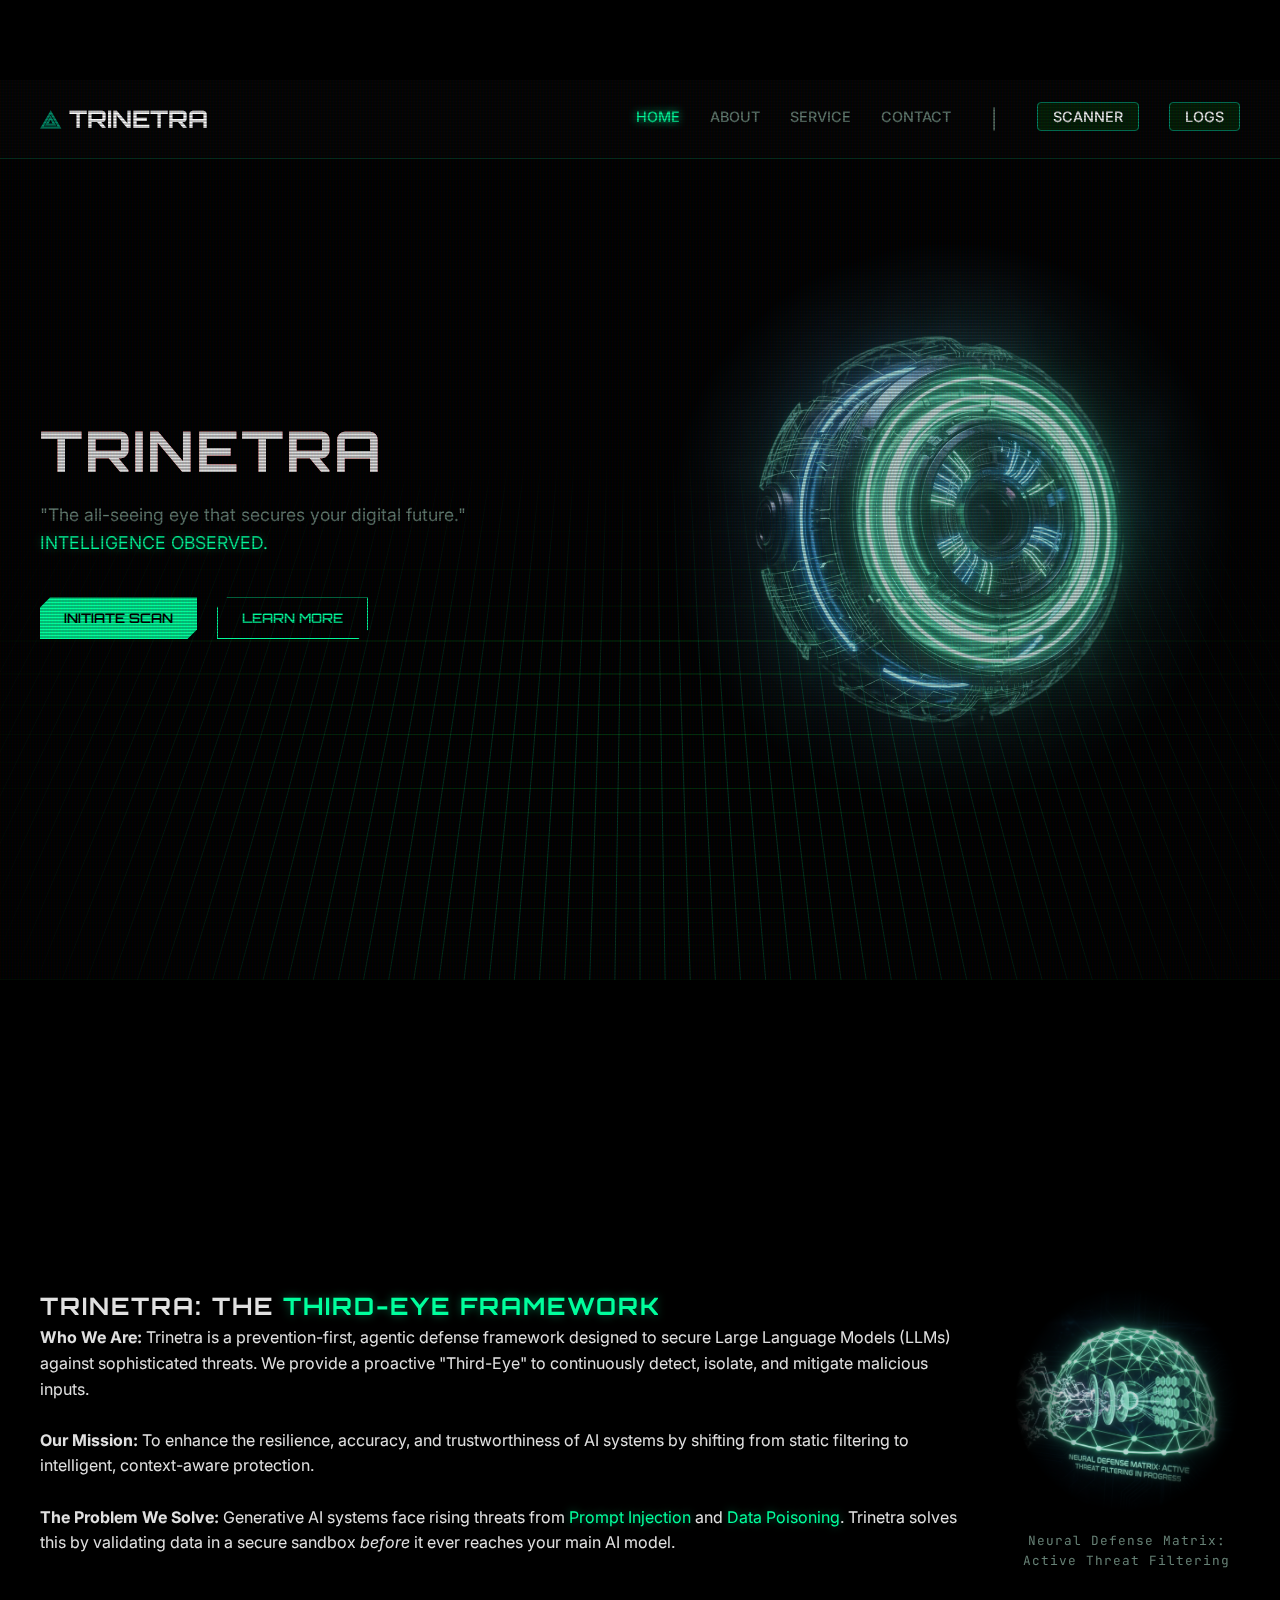
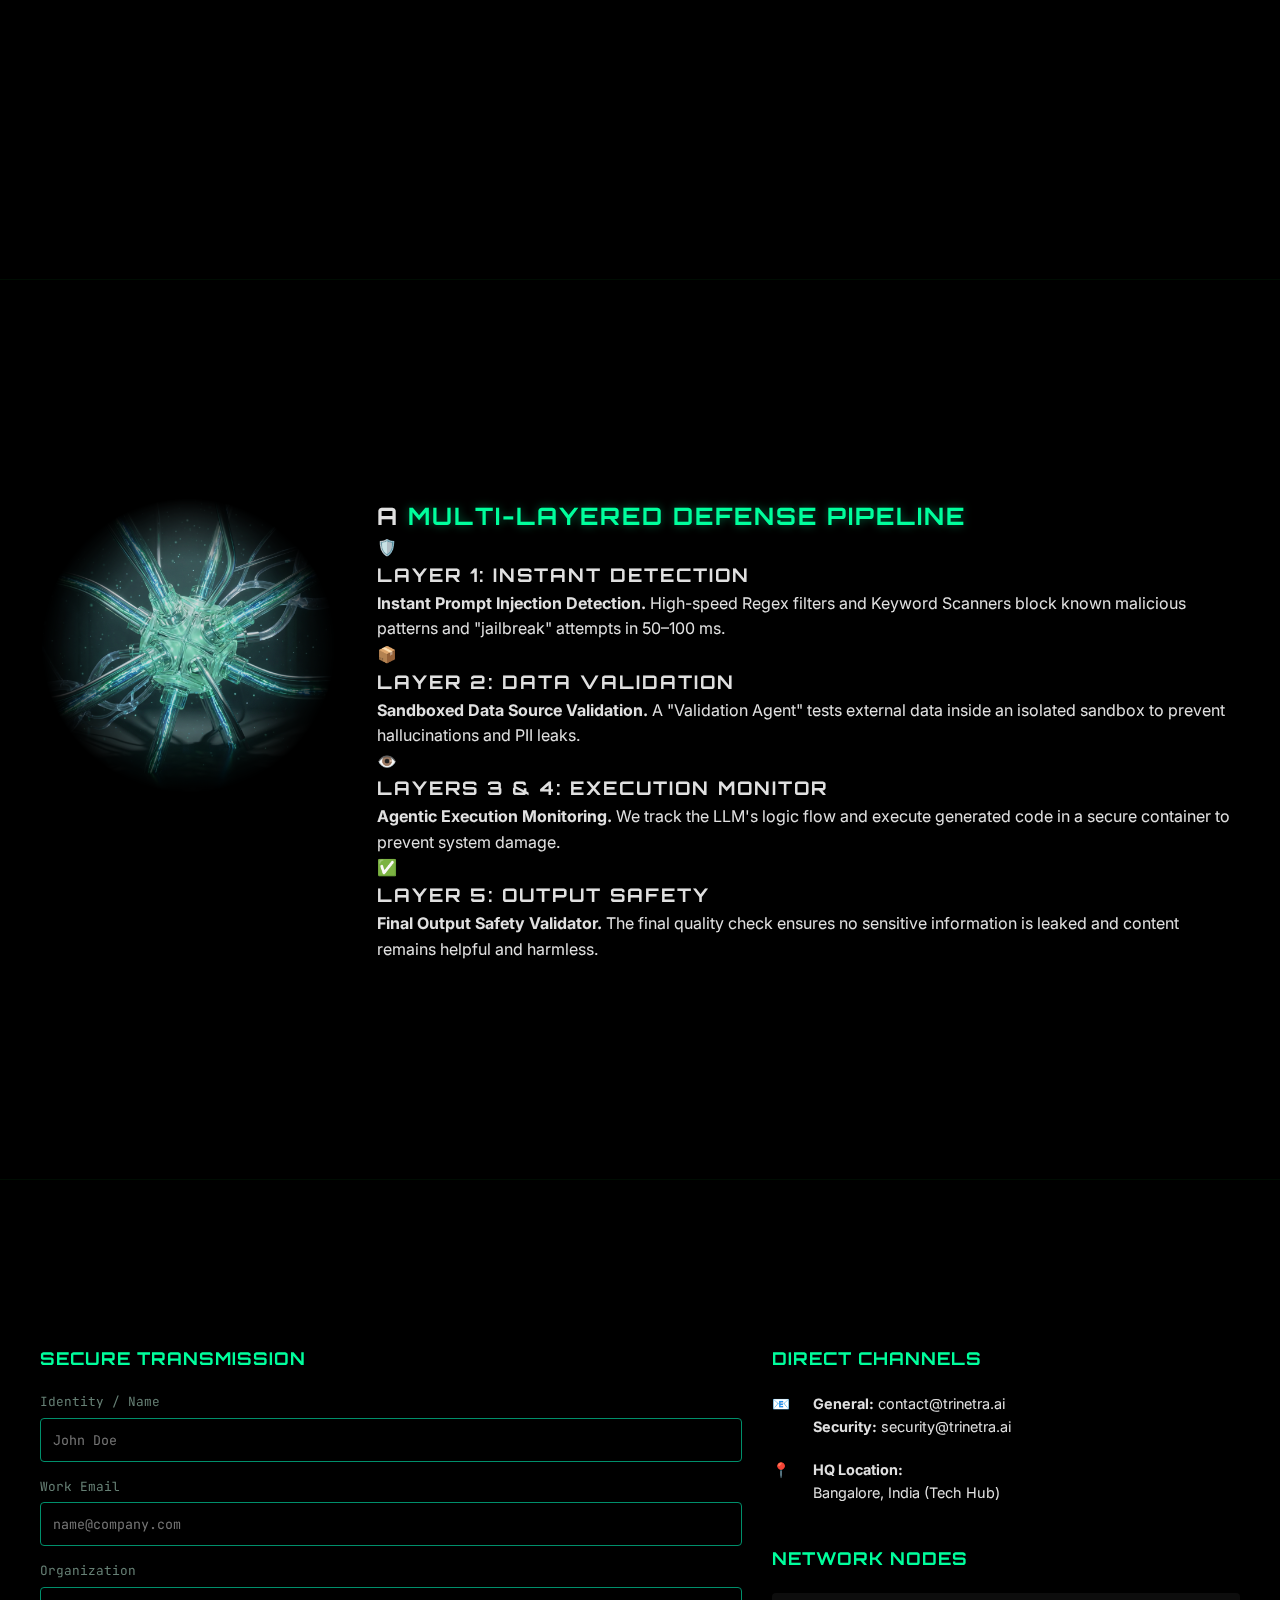
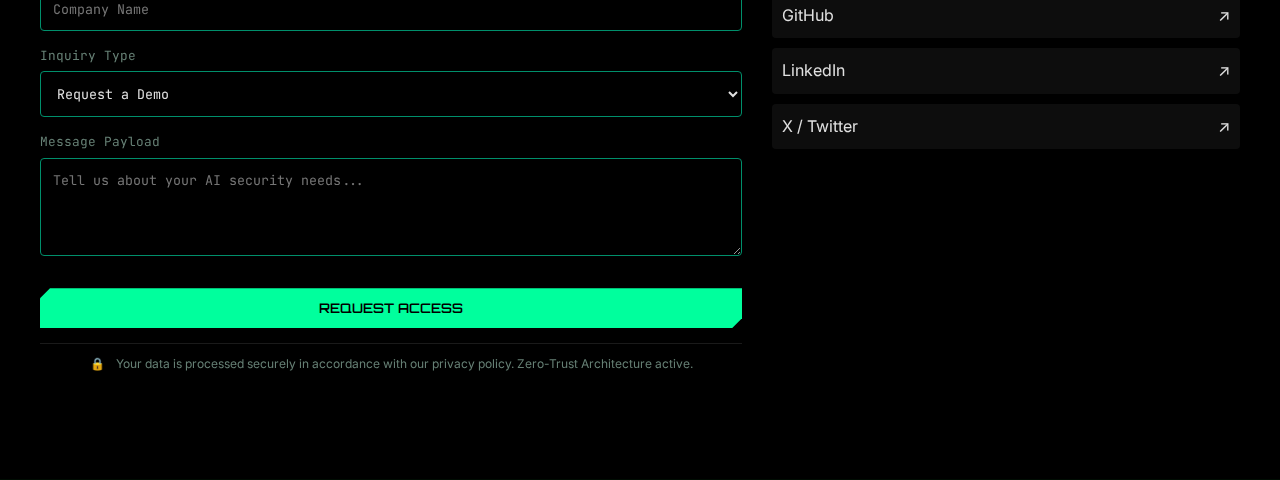
<file: index.html>
<!DOCTYPE html>
<html lang="en">

<head>
    <meta charset="UTF-8">
    <meta name="viewport" content="width=device-width, initial-scale=1.0">
    <title>TRINETRA | AI Security Intelligence</title>
    <link rel="preconnect" href="https://fonts.googleapis.com">
    <link rel="preconnect" href="https://fonts.gstatic.com" crossorigin>
    <link
        href="https://fonts.googleapis.com/css2?family=Inter:wght@300;400;600&family=Orbitron:wght@400;500;700&family=JetBrains+Mono:wght@400;700&display=swap"
        rel="stylesheet">
    <link rel="stylesheet" href="style.css">
</head>

<body>

    <!-- Dynamic Background -->
    <canvas id="bgCanvas"></canvas>
    <div class="digital-fog"></div>
    <div class="overlay"></div>

    <!-- Navigation -->
    <header>
        <div class="logo">
            <span class="icon">⟁</span> TRINETRA
        </div>
        <nav>
            <ul>
                <!-- Main Site Pages -->
                <li><a href="#home" class="nav-link active" data-target="home">Home</a></li>
                <li><a href="#about" class="nav-link" data-target="about">About</a></li>
                <li><a href="#services" class="nav-link" data-target="services">Service</a></li>
                <li><a href="#contact" class="nav-link" data-target="contact"
                        onclick="event.preventDefault(); navigateTo('contact')">Contact</a></li>

                <!-- Separator -->
                <li class="nav-separator">|</li>

                <!-- App Tools -->
                <li><a href="#scanner" class="nav-link app-link" data-target="scanner">Scanner</a></li>
                <li><a href="#logs" class="nav-link app-link" data-target="logs">Logs</a></li>
            </ul>
        </nav>
        <!-- header-actions removed -->
    </header>

    <!-- Main Content Area -->
    <main>
        <!-- LANDING PAGE CONTAINER (Scrollable) -->
        <div id="landing-page" class="active-section">

            <!-- HOME / LANDING SECTION -->
            <section id="home">
                <div class="hero-content">
                    <div class="hero-left">
                        <h1 class="glitch-text" data-text="TRINETRA">TRINETRA</h1>
                        <p class="subtitle">"The all-seeing eye that secures your digital future."<br><span
                                class="highlight">INTELLIGENCE OBSERVED.</span></p>
                        <div class="cta-group">
                            <button class="btn btn-primary" onclick="navigateTo('scanner')">INITIATE SCAN</button>
                            <button class="btn btn-secondary" onclick="navigateTo('about')">LEARN MORE</button>
                        </div>
                    </div>
                    <div class="hero-right">
                        <img src="assets/eye.png" alt="Cybernetic Eye" class="hero-visual floating-eye">
                    </div>
                </div>
                <div class="hero-footer">

                </div>
            </section>

            <!-- ABOUT SECTION -->
            <section id="about">
                <div class="section-content split-view">
                    <div class="text-content">
                        <h2>Trinetra: The <span class="highlight">Third-Eye Framework</span></h2>
                        <div class="glass-card">
                            <p><strong>Who We Are:</strong> Trinetra is a prevention-first, agentic defense framework
                                designed to secure Large Language Models (LLMs) against sophisticated threats. We
                                provide a proactive "Third-Eye" to continuously detect, isolate, and mitigate malicious
                                inputs.</p>
                            <br>
                            <p><strong>Our Mission:</strong> To enhance the resilience, accuracy, and trustworthiness of
                                AI systems by shifting from static filtering to intelligent, context-aware protection.
                            </p>
                            <br>
                            <p><strong>The Problem We Solve:</strong> Generative AI systems face rising threats from
                                <span class="highlight">Prompt Injection</span> and <span class="highlight">Data
                                    Poisoning</span>. Trinetra solves this by validating data in a secure sandbox
                                <em>before</em> it ever reaches your main AI model.
                            </p>
                        </div>
                    </div>
                    <div class="visual-content">
                        <img src="assets/shield.png" alt="Neural Defense Matrix" class="about-visual glow-image">
                        <p class="caption">Neural Defense Matrix: Active Threat Filtering</p>
                    </div>
                </div>
            </section>

            <!-- SERVICES SECTION -->
            <section id="services">
                <div class="section-content split-view">
                    <div class="visual-content">
                        <img src="assets/network.png" alt="Cybernetic Network Node" class="services-visual glow-image">
                    </div>

                    <div class="text-content">
                        <h2>A <span class="highlight">Multi-Layered Defense Pipeline</span></h2>
                        <div class="grid-2">
                            <!-- Layer 1 -->
                            <div class="feature-card">
                                <div class="icon">🛡️</div>
                                <h3>Layer 1: Instant Detection</h3>
                                <p><strong>Instant Prompt Injection Detection.</strong> High-speed Regex filters and
                                    Keyword Scanners block known malicious patterns and "jailbreak" attempts in 50–100
                                    ms.</p>
                            </div>
                            <!-- Layer 2 -->
                            <div class="feature-card">
                                <div class="icon">📦</div>
                                <h3>Layer 2: Data Validation</h3>
                                <p><strong>Sandboxed Data Source Validation.</strong> A "Validation Agent" tests
                                    external data inside an isolated sandbox to prevent hallucinations and PII leaks.
                                </p>
                            </div>
                            <!-- Layer 3 & 4 -->
                            <div class="feature-card">
                                <div class="icon">👁️</div>
                                <h3>Layers 3 & 4: Execution Monitor</h3>
                                <p><strong>Agentic Execution Monitoring.</strong> We track the LLM's logic flow and
                                    execute generated code in a secure container to prevent system damage.</p>
                            </div>
                            <!-- Layer 5 -->
                            <div class="feature-card">
                                <div class="icon">✅</div>
                                <h3>Layer 5: Output Safety</h3>
                                <p><strong>Final Output Safety Validator.</strong> The final quality check ensures no
                                    sensitive information is leaked and content remains helpful and harmless.</p>
                            </div>
                        </div>
                    </div>
                </div>
            </section>


            <!-- CONTACT SECTION -->
            <section id="contact">
                <div class="section-content">
                    <h2 class="type-reveal">Contact <span class="highlight">Trinetra Security</span></h2>

                    <div class="contact-layout">
                        <!-- Form Side -->
                        <div class="glass-card contact-form-wrapper">
                            <h3>Secure Transmission</h3>
                            <form
                                onsubmit="event.preventDefault(); alert('Transmission Encrypted & Sent.'); this.reset();">
                                <div class="form-group">
                                    <label>Identity / Name</label>
                                    <input type="text" placeholder="John Doe" required>
                                </div>
                                <div class="form-group">
                                    <label>Work Email</label>
                                    <input type="email" placeholder="name@company.com" required>
                                </div>
                                <div class="form-group">
                                    <label>Organization</label>
                                    <input type="text" placeholder="Company Name">
                                </div>
                                <div class="form-group">
                                    <label>Inquiry Type</label>
                                    <select class="cyber-select">
                                        <option>Request a Demo</option>
                                        <option>Report a Vulnerability</option>
                                        <option>Partnership / Investment</option>
                                        <option>General Inquiry</option>
                                    </select>
                                </div>
                                <div class="form-group">
                                    <label>Message Payload</label>
                                    <textarea placeholder="Tell us about your AI security needs..." rows="4"></textarea>
                                </div>

                                <button class="btn btn-primary full-width">REQUEST ACCESS</button>
                                <p class="security-note"><span class="icon">🔒</span> Your data is processed securely in
                                    accordance with our privacy policy. Zero-Trust Architecture active.</p>
                            </form>
                        </div>

                        <!-- Info Side -->
                        <div class="contact-info">
                            <div class="info-card glass-card">
                                <h3>Direct Channels</h3>
                                <div class="info-item">
                                    <span class="icon">📧</span>
                                    <div>
                                        <strong>General:</strong> <a
                                            href="mailto:contact@trinetra.ai">contact@trinetra.ai</a><br>
                                        <strong>Security:</strong> <a
                                            href="mailto:security@trinetra.ai">security@trinetra.ai</a>
                                    </div>
                                </div>
                                <div class="info-item">
                                    <span class="icon">📍</span>
                                    <div>
                                        <strong>HQ Location:</strong><br>
                                        Bangalore, India (Tech Hub)
                                    </div>
                                </div>
                            </div>

                            <div class="info-card glass-card">
                                <h3>Network Nodes</h3>
                                <div class="social-links">
                                    <a href="https://github.com" target="_blank" rel="noopener noreferrer"
                                        class="social-link">GitHub <span class="arrow">↗</span></a>
                                    <a href="https://www.linkedin.com" target="_blank" rel="noopener noreferrer"
                                        class="social-link">LinkedIn <span class="arrow">↗</span></a>
                                    <a href="https://twitter.com" target="_blank" rel="noopener noreferrer"
                                        class="social-link">X / Twitter <span class="arrow">↗</span></a>
                                </div>
                            </div>
                        </div>
                    </div>
                </div>
            </section>

        </div> <!-- End of #landing-page -->

        <!-- SCANNER SECTION (Separate View) -->
        <section id="scanner">
            <div class="section-content split-view">
                <div class="scanner-interface">
                    <h2 class="type-reveal"><span class="icon">◈</span> SYSTEM SCANNER</h2>
                    <p class="instruction">Enter data payload or URL for vulnerability assessment.</p>

                    <div class="input-area">
                        <div class="textarea-wrapper" style="position: relative; width: 100%;">
                            <textarea id="scannerInput"
                                placeholder="root@system:~$ Enter command, upload file, or data stream for analysis..."></textarea>

                            <!-- Upload Button (Corner) -->
                            <div class="upload-trigger" id="uploadTrigger" title="Upload File">
                                <span class="icon">⇪</span>
                            </div>
                        </div>
                        <input type="file" id="fileInput" style="display: none;">
                        <div class="actions">
                            <button id="analyzeBtn" class="btn btn-primary">
                                <span class="btn-text">RUN DIAGNOSTICS</span>
                                <span class="btn-loader"></span>
                            </button>
                        </div>
                    </div>

                    <div id="analysisOutput" class="analysis-output hidden">
                        <div class="output-header">
                            <span class="terminal-title">ANALYSIS_RESULT_LOG.txt</span>
                            <span class="close-output">×</span>
                        </div>
                        <div class="output-body">
                            <div id="typingContainer"></div>
                            <!-- Cursor removed -->
                        </div>
                    </div>
                </div>
                <div class="scanner-visuals">
                    <div class="radar-scan">
                        <div class="scan-line"></div>
                    </div>
                    <!-- status-panel removed -->
                </div>
            </div>
        </section>

        <!-- LOGS SECTION (Separate View) -->
        <section id="logs">
            <div class="section-content">
                <h2><span class="icon">≣</span> SYSTEM LOGS</h2>

                <div class="dashboard-grid">
                    <div class="stat-card">
                        <h3>TOTAL SCANS</h3>
                        <div class="number" id="stats-scans">1,248</div>
                        <div class="trend up">▲ 12% this week</div>
                    </div>
                    <div class="stat-card">
                        <h3>THREATS BLOCKED</h3>
                        <div class="number" id="stats-blocked">42</div>
                        <div class="trend down">▼ 3% stability</div>
                    </div>
                    <div class="stat-card">
                        <h3>SYSTEM UPTIME</h3>
                        <div class="number">99.9%</div>
                        <div class="trend stable">ALL SYSTEMS GREEN</div>
                    </div>
                </div>

                <div class="logs-container">
                    <div class="logs-header">
                        <span>TIMESTAMP</span>
                        <span>EVENT TYPE</span>
                        <span>SEVERITY</span>
                        <span>DETAILS</span>
                    </div>
                    <div class="logs-list" id="logsList">
                        <!-- Populated by JS -->
                        <div class="log-entry">
                            <span class="time">19:20:44</span>
                            <span class="type">AUTH_ATTEMPT</span>
                            <span class="severity low">LOW</span>
                            <span class="details">User login successful [ID: 8821]</span>
                        </div>
                        <div class="log-entry">
                            <span class="time">19:18:12</span>
                            <span class="type">FIREWALL</span>
                            <span class="severity high glitch-text" data-text="CRITICAL">CRITICAL</span>
                            <span class="details">Inbound packet dropped from 192.168.x.x</span>
                        </div>
                        <div class="log-entry">
                            <span class="time">19:05:30</span>
                            <span class="type">SYS_CHECK</span>
                            <span class="severity info">INFO</span>
                            <span class="details">Routine maintenance scan completed</span>
                        </div>
                    </div>
                </div>
            </div>
        </section>
    </main>

    <!-- particles.js removed -->
    <div class="crt-overlay"></div>
    <script src="script.js"></script>
</body>

</html>
</file>
<file: style.css>
:root {
    --bg-color: #000000;
    /* Pure Black */
    --bg-color: #000000;
    /* Pure Black */
    --card-bg: rgba(0, 20, 15, 0.6);
    /* Dark Mint Tint */
    --primary-color: #00FF9D;
    /* Neon Mint / Cyber Green */
    --secondary-color: #008F6B;
    /* Darker Mint */
    --text-color: #e0e0e0;
    --text-muted: #668075;
    /* Muted Mint Gray */
    --accent-red: #ff3333;
    /* Keep for critical alerts/blocked */
    --glass-border: 1px solid rgba(0, 255, 157, 0.15);
    --glass-bg: rgba(0, 25, 20, 0.6);
    --glass-blur: blur(5px);
    --font-heading: 'Orbitron', sans-serif;
    --font-body: 'Inter', sans-serif;
    --font-mono: 'JetBrains Mono', monospace;
    --glow-shadow: 0 0 10px rgba(0, 255, 157, 0.4);
}

* {
    margin: 0;
    padding: 0;
    box-sizing: border-box;
}

body {
    background-color: var(--bg-color);
    color: var(--text-color);
    font-family: var(--font-body);
    overflow-x: hidden;
    line-height: 1.6;
}

/* Background Canvas */
#bgCanvas {
    position: fixed;
    top: 0;
    left: 0;
    width: 100%;
    height: 100%;
    z-index: -1;
    pointer-events: none;
}

/* Background Overlays for Depth */
.overlay {
    position: fixed;
    top: 0;
    left: 0;
    width: 100%;
    height: 100%;
    z-index: -1;
    pointer-events: none;
    /* Vignette: Dark corners - INTENSIFIED */
    background: radial-gradient(circle at center, transparent 20%, rgba(0, 0, 0, 0.8) 80%, #000000 100%);
}

/* Digital Fog: Fades grid into horizon */
.digital-fog {
    position: fixed;
    top: 0;
    left: 0;
    width: 100%;
    /* Cover top 70% to fully hide horizon line */
    height: 70%;
    /* Stronger fade */
    background: linear-gradient(to bottom, #000000 30%, transparent 100%);
    z-index: -1;
    pointer-events: none;
}

/* Blinking Block Cursor */
.cursor-block {
    display: inline-block;
    width: 0.6em;
    height: 1em;
    background-color: var(--primary-color);
    margin-left: 5px;
    vertical-align: text-bottom;
    animation: blink-block 1s step-end infinite;
}

@keyframes blink-block {

    0%,
    100% {
        opacity: 1;
    }

    50% {
        opacity: 0;
    }
}

/* CRT Scanline Overlay */
.crt-overlay {
    position: fixed;
    top: 0;
    left: 0;
    width: 100vw;
    height: 100vh;
    background:
        /* Thin scanlines */
        linear-gradient(rgba(18, 16, 16, 0) 50%, rgba(0, 0, 0, 0.25) 50%),
        /* RGB Sub-pixel texture */
        linear-gradient(90deg, rgba(255, 0, 0, 0.06), rgba(0, 255, 0, 0.02), rgba(0, 0, 255, 0.06));
    background-size: 100% 3px, 3px 100%;
    pointer-events: none;
    z-index: 999;
}

.crt-overlay::after {
    content: " ";
    display: block;
    position: absolute;
    top: 0;
    left: 0;
    bottom: 0;
    right: 0;
    background: rgba(18, 16, 16, 0.1);
    opacity: 0;
    z-index: 2;
    pointer-events: none;
}

@keyframes flicker {
    0% {
        opacity: 0.97;
    }

    5% {
        opacity: 0.95;
    }

    10% {
        opacity: 0.9;
    }

    15% {
        opacity: 0.95;
    }

    20% {
        opacity: 0.99;
    }

    25% {
        opacity: 0.95;
    }

    30% {
        opacity: 0.9;
    }

    35% {
        opacity: 0.96;
    }

    40% {
        opacity: 0.98;
    }

    45% {
        opacity: 0.95;
    }

    50% {
        opacity: 0.99;
    }

    55% {
        opacity: 0.93;
    }

    60% {
        opacity: 0.9;
    }

    65% {
        opacity: 0.96;
    }

    70% {
        opacity: 1;
    }

    75% {
        opacity: 0.97;
    }

    80% {
        opacity: 0.95;
    }

    85% {
        opacity: 0.93;
    }

    90% {
        opacity: 0.9;
    }

    95% {
        opacity: 0.96;
    }

    100% {
        opacity: 0.99;
    }
}

/* Typography */
h1,
h2,
h3 {
    font-family: var(--font-heading);
    text-transform: uppercase;
    letter-spacing: 2px;
}

.highlight {
    color: var(--primary-color);
    text-shadow: var(--glow-shadow);
}

.icon {
    color: var(--secondary-color);
    margin-right: 8px;
}

/* Navigation */
header {
    position: fixed;
    top: 0;
    width: 100%;
    display: flex;
    justify-content: space-between;
    align-items: center;
    padding: 20px 40px;
    background: rgba(5, 5, 5, 0.8);
    backdrop-filter: blur(10px);
    z-index: 100;
    border-bottom: var(--glass-border);
}

.logo {
    font-family: var(--font-heading);
    font-size: 1.5rem;
    font-weight: 700;
    color: #fff;
    display: flex;
    align-items: center;
}

nav ul {
    display: flex;
    list-style: none;
    gap: 30px;
}

.nav-link {
    text-decoration: none;
    color: var(--text-muted);
    font-size: 0.9rem;
    font-weight: 500;
    transition: color 0.3s, text-shadow 0.3s;
    text-transform: uppercase;
}

.nav-link:hover,
.nav-link.active {
    color: var(--primary-color);
    text-shadow: 0 0 8px var(--primary-color);
}

.nav-separator {
    color: var(--text-muted);
    font-size: 1.2rem;
    margin: 0 10px;
    user-select: none;
}

.app-link {
    color: #fff;
    border: 1px solid var(--secondary-color);
    padding: 5px 15px;
    border-radius: 4px;
    background: rgba(0, 143, 17, 0.2);
}

.app-link:hover,
.app-link.active {
    background: var(--primary-color);
    color: #000;
    box-shadow: 0 0 10px var(--primary-color);
}

.status-indicator {
    font-family: var(--font-mono);
    font-size: 0.8rem;
    color: var(--primary-color);
    display: flex;
    align-items: center;
    gap: 8px;
}

.status-dot {
    width: 8px;
    height: 8px;
    background-color: var(--primary-color);
    border-radius: 50%;
    box-shadow: 0 0 5px var(--primary-color);
    animation: pulse 2s infinite;
}

/* Sections */
main {
    padding-top: 80px;
    /* Space for fixed header */
    min-height: 100vh;
}

section {
    display: none;
    /* Hidden by default */
    padding: 60px 40px;
    min-height: calc(100vh - 80px);
    opacity: 0;
    transform: translateY(20px);
    transition: opacity 0.5s ease, transform 0.5s ease;
}

section.active-section {
    display: flex;
    flex-direction: column;
    justify-content: center;
    opacity: 1;
    transform: translateY(0);
}

/* Landing Page Container */
#landing-page {
    display: none;
    flex-direction: column;
    width: 100%;
}

#landing-page.active-section {
    display: flex;
    opacity: 1;
    transform: none;
}

/* Sections inside landing page are always visible block items */
#landing-page section {
    display: flex;
    /* or block/flex as needed */
    flex-direction: column;
    justify-content: center;
    opacity: 1;
    transform: none;
    min-height: 100vh;
    border-bottom: 1px solid rgba(0, 255, 65, 0.05);
    /* subtle divider */
}

/* Buttons */
.btn {
    padding: 12px 24px;
    border: none;
    cursor: pointer;
    font-family: var(--font-heading);
    font-weight: 600;
    text-transform: uppercase;
    transition: all 0.3s ease;
    clip-path: polygon(10px 0, 100% 0, 100% calc(100% - 10px), calc(100% - 10px) 100%, 0 100%, 0 10px);
}

.btn-primary {
    background: var(--primary-color);
    color: #000;
}

.btn-primary:hover {
    background: transparent;
    color: var(--primary-color);
    border: 1px solid var(--primary-color);
    box-shadow: 0 0 15px var(--primary-color), inset 0 0 10px rgba(0, 255, 65, 0.2);
    text-shadow: 0 0 5px var(--primary-color);
}

.btn-secondary {
    background: transparent;
    border: 1px solid var(--primary-color);
    color: var(--primary-color);
}

.btn-secondary:hover {
    background: rgba(0, 255, 157, 0.1);
}

/* Home / Hero */
.hero-content {
    display: flex;
    align-items: center;
    justify-content: space-between;
    width: 100%;
    max-width: 1200px;
    margin: 0 auto;
}

.hero-left h1 {
    font-size: 3.5rem;
    line-height: 1.1;
    margin-bottom: 20px;
}

.subtitle {
    font-size: 1.1rem;
    color: var(--text-muted);
    margin-bottom: 40px;
    max-width: 500px;
}

.cta-group {
    display: flex;
    gap: 20px;
}

.hero-footer {
    position: absolute;
    bottom: 20px;
    left: 40px;
    font-family: var(--font-mono);
    font-size: 0.8rem;
    color: var(--text-muted);
}

.decoration-line {
    width: 100px;
    height: 2px;
    background: var(--secondary-color);
    margin-top: 10px;
    position: relative;
}

.decoration-line::after {
    content: '';
    position: absolute;
    right: 0;
    top: -2px;
    width: 6px;
    height: 6px;
    background: var(--secondary-color);
}

/* AI Visual (Center graphics idea) */
.ai-visual-container {
    width: 400px;
    height: 400px;
    display: flex;
    justify-content: center;
    align-items: center;
    position: relative;
}

.ai-core {
    position: relative;
    width: 200px;
    height: 200px;
    display: flex;
    justify-content: center;
    align-items: center;
}

.ai-text {
    font-family: var(--font-heading);
    font-size: 3rem;
    font-weight: 700;
    color: var(--primary-color);
    z-index: 2;
}

.ai-ring {
    position: absolute;
    border: 2px solid var(--secondary-color);
    border-radius: 50%;
    opacity: 0.6;
}

.ring-1 {
    width: 100%;
    height: 100%;
    border-color: var(--primary-color);
    animation: spin 10s linear infinite;
    border-bottom-color: transparent;
}

.ring-2 {
    width: 140%;
    height: 140%;
    border-width: 1px;
    animation: spin-rev 15s linear infinite;
    border-left-color: transparent;
}

.ring-3 {
    width: 180%;
    height: 180%;
    border: 1px dashed var(--text-muted);
    animation: spin 20s linear infinite;
}

/* Scanner */
.split-view {
    display: flex;
    gap: 40px;
    height: 100%;
}

.scanner-interface {
    flex: 1;
    background: var(--card-bg);
    padding: 30px;
    border: var(--glass-border);
    backdrop-filter: blur(5px);
    display: flex;
    flex-direction: column;
}

.instruction {
    font-family: var(--font-mono);
    color: var(--text-muted);
    margin-bottom: 20px;
    font-size: 0.9rem;
}

.input-area {
    margin-bottom: 20px;
}

textarea#scannerInput {
    width: 100%;
    height: 120px;
    background: #000;
    border: 1px solid #333;
    color: var(--primary-color);
    padding: 15px;
    padding-right: 50px;
    /* Space for button */
    font-family: var(--font-mono);
    resize: none;
    margin-bottom: 10px;
}

.upload-trigger {
    position: absolute;
    bottom: 15px;
    /* Inside the textarea padding area */
    right: 15px;
    color: var(--secondary-color);
    cursor: pointer;
    font-size: 1.5rem;
    padding: 2px;
    transition: all 0.3s ease;
    z-index: 20;
    opacity: 0.7;
    background: rgba(0, 0, 0, 0.5);
    /* Slight backing */
    border-radius: 4px;
}

.upload-trigger:hover {
    color: var(--primary-color);
    text-shadow: 0 0 10px var(--primary-color);
    transform: scale(1.1);
    opacity: 1;
}

.upload-trigger:hover {
    color: var(--primary-color);
    text-shadow: 0 0 10px var(--primary-color);
    transform: scale(1.1);
}

textarea#scannerInput:focus {
    outline: none;
    border-color: var(--primary-color);
}

.analysis-output {
    flex: 1;
    /* Fills remaining space */
    background: rgba(0, 0, 0, 0.8);
    border: 1px solid var(--secondary-color);
    padding: 0;
    display: flex;
    flex-direction: column;
    overflow: hidden;
}

.analysis-output.hidden {
    display: none;
}

.output-header {
    background: rgba(0, 188, 212, 0.2);
    padding: 5px 10px;
    display: flex;
    justify-content: space-between;
    font-family: var(--font-mono);
    font-size: 0.8rem;
    color: var(--secondary-color);
}

.output-body {
    padding: 15px;
    font-family: var(--font-mono);
    color: #fff;
    font-size: 0.9rem;
    overflow-y: auto;
    white-space: pre-wrap;
    max-height: 200px;
}

.cursor {
    display: none;
    /* User requested removal */
}

/* Logs */
.dashboard-grid {
    display: grid;
    grid-template-columns: repeat(3, 1fr);
    gap: 20px;
    margin-bottom: 40px;
}

.stat-card {
    background: var(--card-bg);
    border: var(--glass-border);
    padding: 20px;
    text-align: center;
}

.stat-card h3 {
    font-size: 0.9rem;
    color: var(--text-muted);
    margin-bottom: 10px;
}

.stat-card .number {
    font-size: 2.5rem;
    font-family: var(--font-mono);
    color: #fff;
    margin-bottom: 5px;
}

.trend {
    font-size: 0.8rem;
}

.trend.up {
    color: var(--primary-color);
}

.trend.down {
    color: var(--accent-red);
}

.trend.stable {
    color: var(--secondary-color);
}

.logs-container {
    background: var(--card-bg);
    border: var(--glass-border);
    padding: 20px;
}

.logs-header,
.log-entry {
    display: grid;
    grid-template-columns: 1fr 1fr 1fr 2fr;
    padding: 10px;
    border-bottom: 1px solid rgba(255, 255, 255, 0.05);
    font-family: var(--font-mono);
    font-size: 0.85rem;
}

.logs-header {
    color: var(--text-muted);
    font-weight: 700;
}

.log-entry:hover {
    background: rgba(255, 255, 255, 0.02);
}

.severity.low {
    color: var(--secondary-color);
}

.severity.high {
    color: var(--accent-red);
}

.severity.info {
    color: var(--text-muted);
}

/* Animations */
@keyframes spin {
    from {
        transform: rotate(0deg);
    }

    to {
        transform: rotate(360deg);
    }
}

@keyframes spin-rev {
    from {
        transform: rotate(360deg);
    }

    to {
        transform: rotate(0deg);
    }
}

@keyframes pulse {
    0% {
        opacity: 0.5;
    }

    50% {
        opacity: 1;
    }

    100% {
        opacity: 0.5;
    }
}

@keyframes blink {
    0% {
        opacity: 0;
    }

    50% {
        opacity: 1;
    }

    100% {
        opacity: 0;
    }
}

/* Glitch Effect */
.glitch-text {
    position: relative;
}

.glitch-text::before,
.glitch-text::after {
    content: attr(data-text);
    position: absolute;
    top: 0;
    left: 0;
    width: 100%;
    height: 100%;
    background: var(--bg-color);
}

.glitch-text::after {
    color: var(--primary-color);
    z-index: -2;
}

.glitch-text::before {
    color: var(--accent-red);
    z-index: -1;
}

.glitch-text:hover::before {
    animation: glitch-anim-1 2.5s infinite linear alternate-reverse;
}

.glitch-text:hover::after {
    animation: glitch-anim-2 3s infinite linear alternate-reverse;
}

/* Hero Visual (Floating Eye) */
/* Hero Visual (Floating Eye) */
.hero-visual.floating-eye {
    width: 100%;
    max-width: 580px;
    height: auto;

    /* BLENDING FIX: Remove boxy borders */
    mix-blend-mode: screen;
    opacity: 0.85;
    /* Slight transparency as requested */

    /* Soften edges to prevent hard "box" lines */
    -webkit-mask-image: radial-gradient(circle at center, black 40%, transparent 70%);
    mask-image: radial-gradient(circle at center, black 40%, transparent 70%);

    /* Complex movement */
    animation: eye-float 8s ease-in-out infinite;
}

/* About Section Visuals */
.about-visual {
    width: 100%;
    max-width: 450px;

    /* Holographic effect - No Box */
    opacity: 0.85;
    mix-blend-mode: screen;

    /* Soften edges & Remove Box */
    -webkit-mask-image: radial-gradient(circle at center, black 40%, transparent 70%);
    mask-image: radial-gradient(circle at center, black 40%, transparent 70%);

    /* Remove Border */
    border: none;
    filter: drop-shadow(0 0 10px rgba(0, 255, 157, 0.4));

    /* "Here and There" Movement */
    animation: shield-float 10s ease-in-out infinite;
}

/* Services Visual */
.services-visual {
    width: 100%;
    max-width: 400px;
    mix-blend-mode: screen;
    opacity: 0.85;
    -webkit-mask-image: radial-gradient(circle at center, black 40%, transparent 70%);
    mask-image: radial-gradient(circle at center, black 40%, transparent 70%);
    filter: drop-shadow(0 0 10px rgba(0, 255, 157, 0.4));

    /* "Here and There" Movement */
    animation: shield-float 12s ease-in-out infinite reverse;
    /* Reverse for variety */
}

@keyframes node-pulse {

    0%,
    100% {
        transform: scale(1);
        filter: drop-shadow(0 0 10px rgba(0, 255, 157, 0.4));
    }

    50% {
        transform: scale(1.03);
        filter: drop-shadow(0 0 20px rgba(0, 255, 157, 0.6));
    }
}

@keyframes shield-float {
    0% {
        transform: translate(0, 0) rotate(0deg);
    }

    25% {
        transform: translate(10px, -15px) rotate(2deg);
    }

    50% {
        transform: translate(-5px, 5px) rotate(-1deg);
    }

    75% {
        transform: translate(-10px, -10px) rotate(1deg);
    }

    100% {
        transform: translate(0, 0) rotate(0deg);
    }
}

.caption {
    font-size: 0.8rem;
    color: var(--text-muted);
    text-align: center;
    margin-top: 10px;
    font-family: var(--font-mono);
    letter-spacing: 1px;
}

@keyframes eye-float {
    0% {
        transform: translateY(0) rotate(0deg) scale(1);
    }

    25% {
        transform: translateY(-15px) rotate(2deg) scale(1.02);
    }

    50% {
        transform: translateY(0) rotate(-1deg) scale(1);
    }

    75% {
        transform: translateY(15px) rotate(-2deg) scale(0.98);
    }

    100% {
        transform: translateY(0) rotate(0deg) scale(1);
    }
}

/* Auto glitch for main title */
h1.glitch-text::before {
    animation: glitch-anim-1 4s infinite linear alternate-reverse;
}

h1.glitch-text::after {
    animation: glitch-anim-2 5s infinite linear alternate-reverse;
}

@keyframes glitch-anim-1 {
    0% {
        clip-path: inset(80% 0 0 0);
        transform: translate(-2px, 1px);
    }

    5% {
        clip-path: inset(10% 0 80% 0);
        transform: translate(2px, -1px);
    }

    10% {
        clip-path: inset(60% 0 10% 0);
        transform: translate(-1px, 2px);
    }

    15% {
        clip-path: inset(30% 0 50% 0);
        transform: translate(1px, -2px);
    }

    20% {
        clip-path: inset(90% 0 5% 0);
        transform: translate(-2px, 2px);
    }

    100% {
        clip-path: inset(80% 0 0 0);
        transform: translate(0);
    }
}

@keyframes glitch-anim-2 {
    0% {
        clip-path: inset(10% 0 60% 0);
        transform: translate(2px, -2px);
    }

    5% {
        clip-path: inset(80% 0 5% 0);
        transform: translate(-2px, 2px);
    }

    10% {
        clip-path: inset(20% 0 70% 0);
        transform: translate(1px, -1px);
    }

    15% {
        clip-path: inset(50% 0 20% 0);
        transform: translate(-1px, 1px);
    }

    20% {
        clip-path: inset(10% 0 80% 0);
        transform: translate(2px, -2px);
    }

    100% {
        clip-path: inset(10% 0 60% 0);
        transform: translate(0);
    }
}

/* Responsive */
@media (max-width: 768px) {
    header {
        padding: 20px;
    }

    nav ul {
        display: none;
    }

    /* Simplified mobile handling for now */
    .hero-content {
        flex-direction: column-reverse;
        text-align: center;
    }

    .hero-left h1 {
        font-size: 2.5rem;
    }

    .split-view {
        flex-direction: column;
    }

    .dashboard-grid {
        grid-template-columns: 1fr;
    }

    .logs-header,
    .log-entry {
        display: block;
        margin-bottom: 10px;
        border-bottom: 1px solid #333;
    }

    .logs-header {
        display: none;
    }

    .log-entry span {
        display: block;
        margin-bottom: 5px;
    }
}

/* --- Contact Page Overhaul --- */
.contact-layout {
    display: grid;
    grid-template-columns: 1.5fr 1fr;
    gap: 30px;
    margin-top: 20px;
}

.contact-form-wrapper h3,
.contact-info h3 {
    margin-bottom: 20px;
    color: var(--primary-color);
    font-size: 1.1rem;
    text-transform: uppercase;
    letter-spacing: 1px;
}

.form-group {
    margin-bottom: 15px;
}

.form-group label {
    display: block;
    margin-bottom: 5px;
    font-size: 0.8rem;
    color: var(--text-muted);
    font-family: var(--font-mono);
}

.contact-form-wrapper input,
.contact-form-wrapper textarea,
.cyber-select {
    width: 100%;
    background: rgba(0, 0, 0, 0.5);
    border: 1px solid var(--secondary-color);
    color: var(--text-color);
    padding: 12px;
    font-family: var(--font-mono);
    border-radius: 4px;
    outline: none;
    transition: all 0.3s ease;
}

.contact-form-wrapper input:focus,
.contact-form-wrapper textarea:focus,
.cyber-select:focus {
    border-color: var(--primary-color);
    box-shadow: 0 0 10px rgba(0, 255, 157, 0.2);
}

.full-width {
    width: 100%;
    margin-top: 10px;
}

.security-note {
    font-size: 0.75rem;
    color: var(--text-muted);
    margin-top: 15px;
    text-align: center;
    border-top: 1px solid rgba(255, 255, 255, 0.1);
    padding-top: 10px;
}

/* Contact Info Side */
.contact-info {
    display: flex;
    flex-direction: column;
    gap: 20px;
}

.info-item {
    display: flex;
    align-items: flex-start;
    gap: 15px;
    margin-bottom: 20px;
    font-size: 0.9rem;
}

.info-item a {
    color: var(--text-color);
    text-decoration: none;
    transition: color 0.3s;
}

.info-item a:hover {
    color: var(--primary-color);
}

.social-links {
    display: flex;
    flex-direction: column;
    gap: 10px;
}

.social-link {
    display: flex;
    justify-content: space-between;
    padding: 10px;
    background: rgba(255, 255, 255, 0.05);
    color: var(--text-color);
    text-decoration: none;
    border-radius: 4px;
    transition: all 0.3s;
}

.social-link:hover {
    background: rgba(0, 255, 157, 0.1);
    color: var(--primary-color);
    padding-left: 15px;
    /* Slight slide effect */
}

/* Fix mobile responsiveness for contact */
@media (max-width: 768px) {
    .contact-layout {
        grid-template-columns: 1fr;
    }
}
</file>
